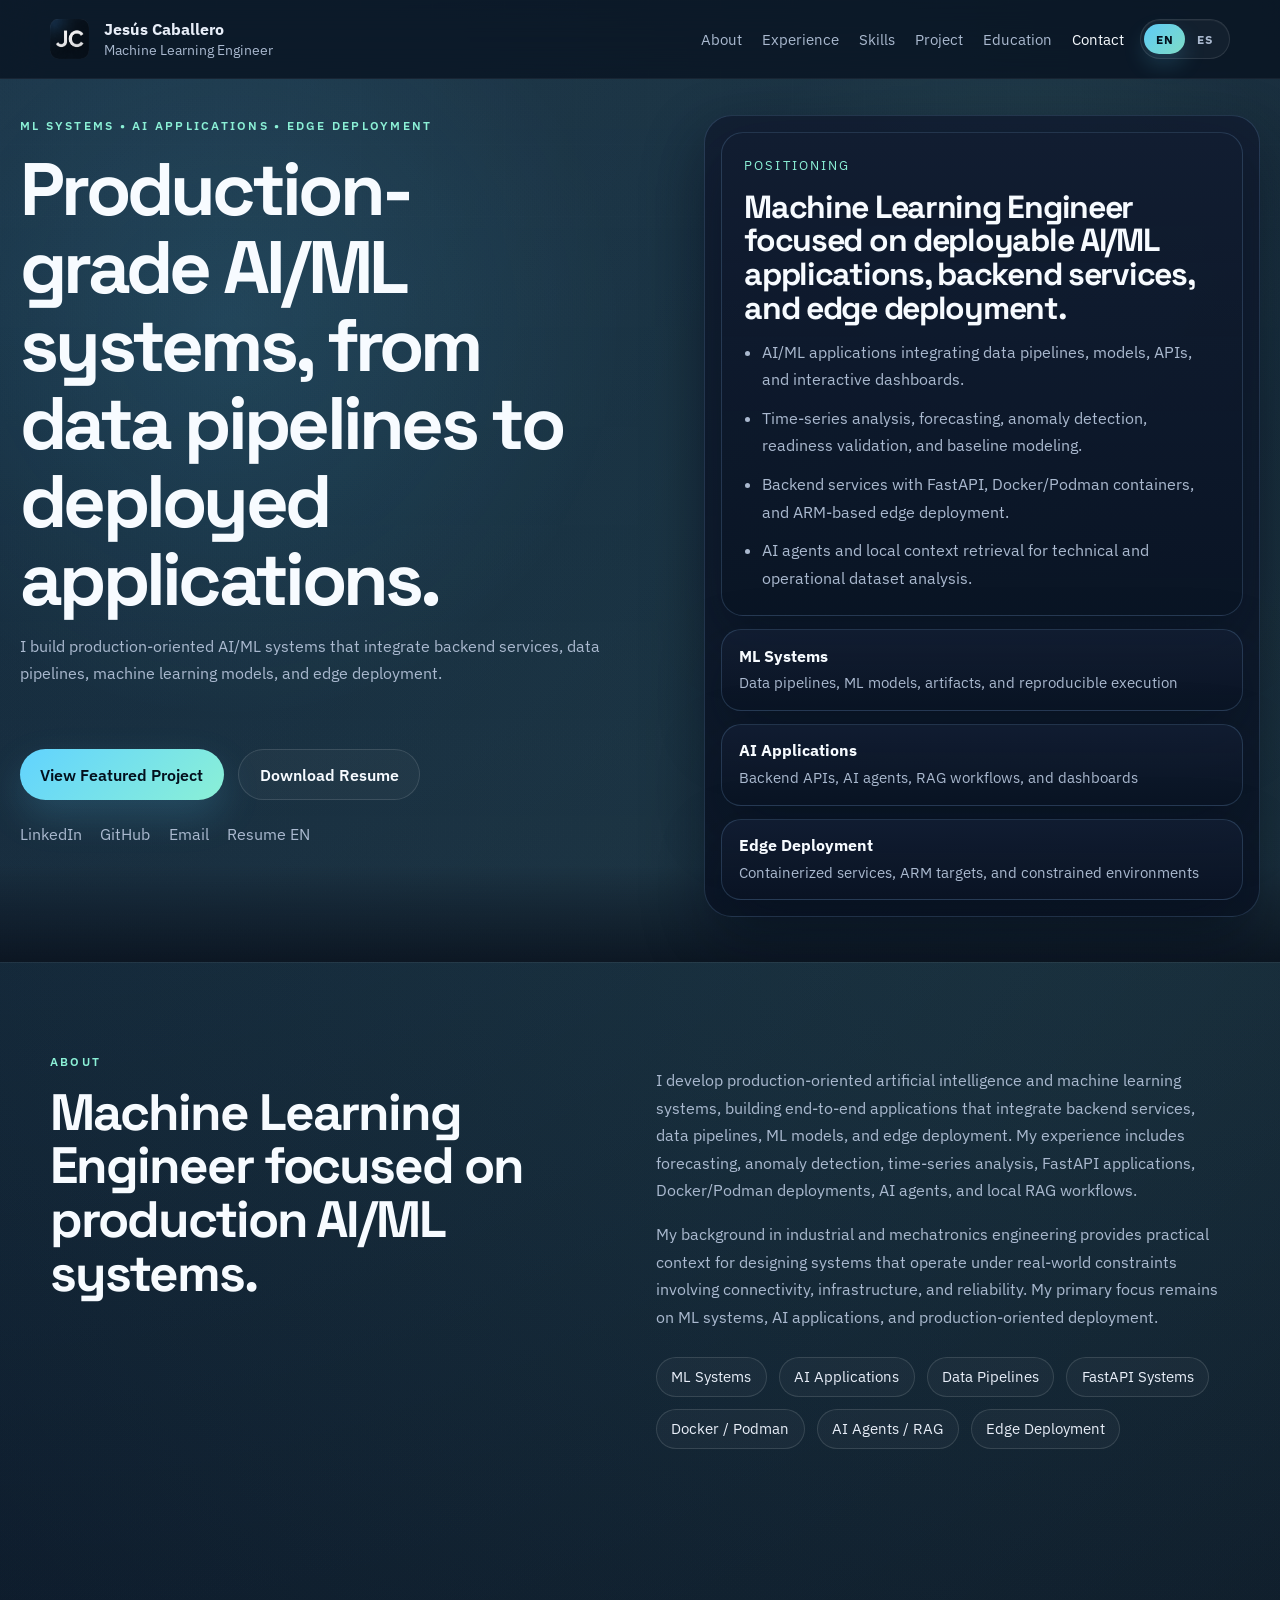
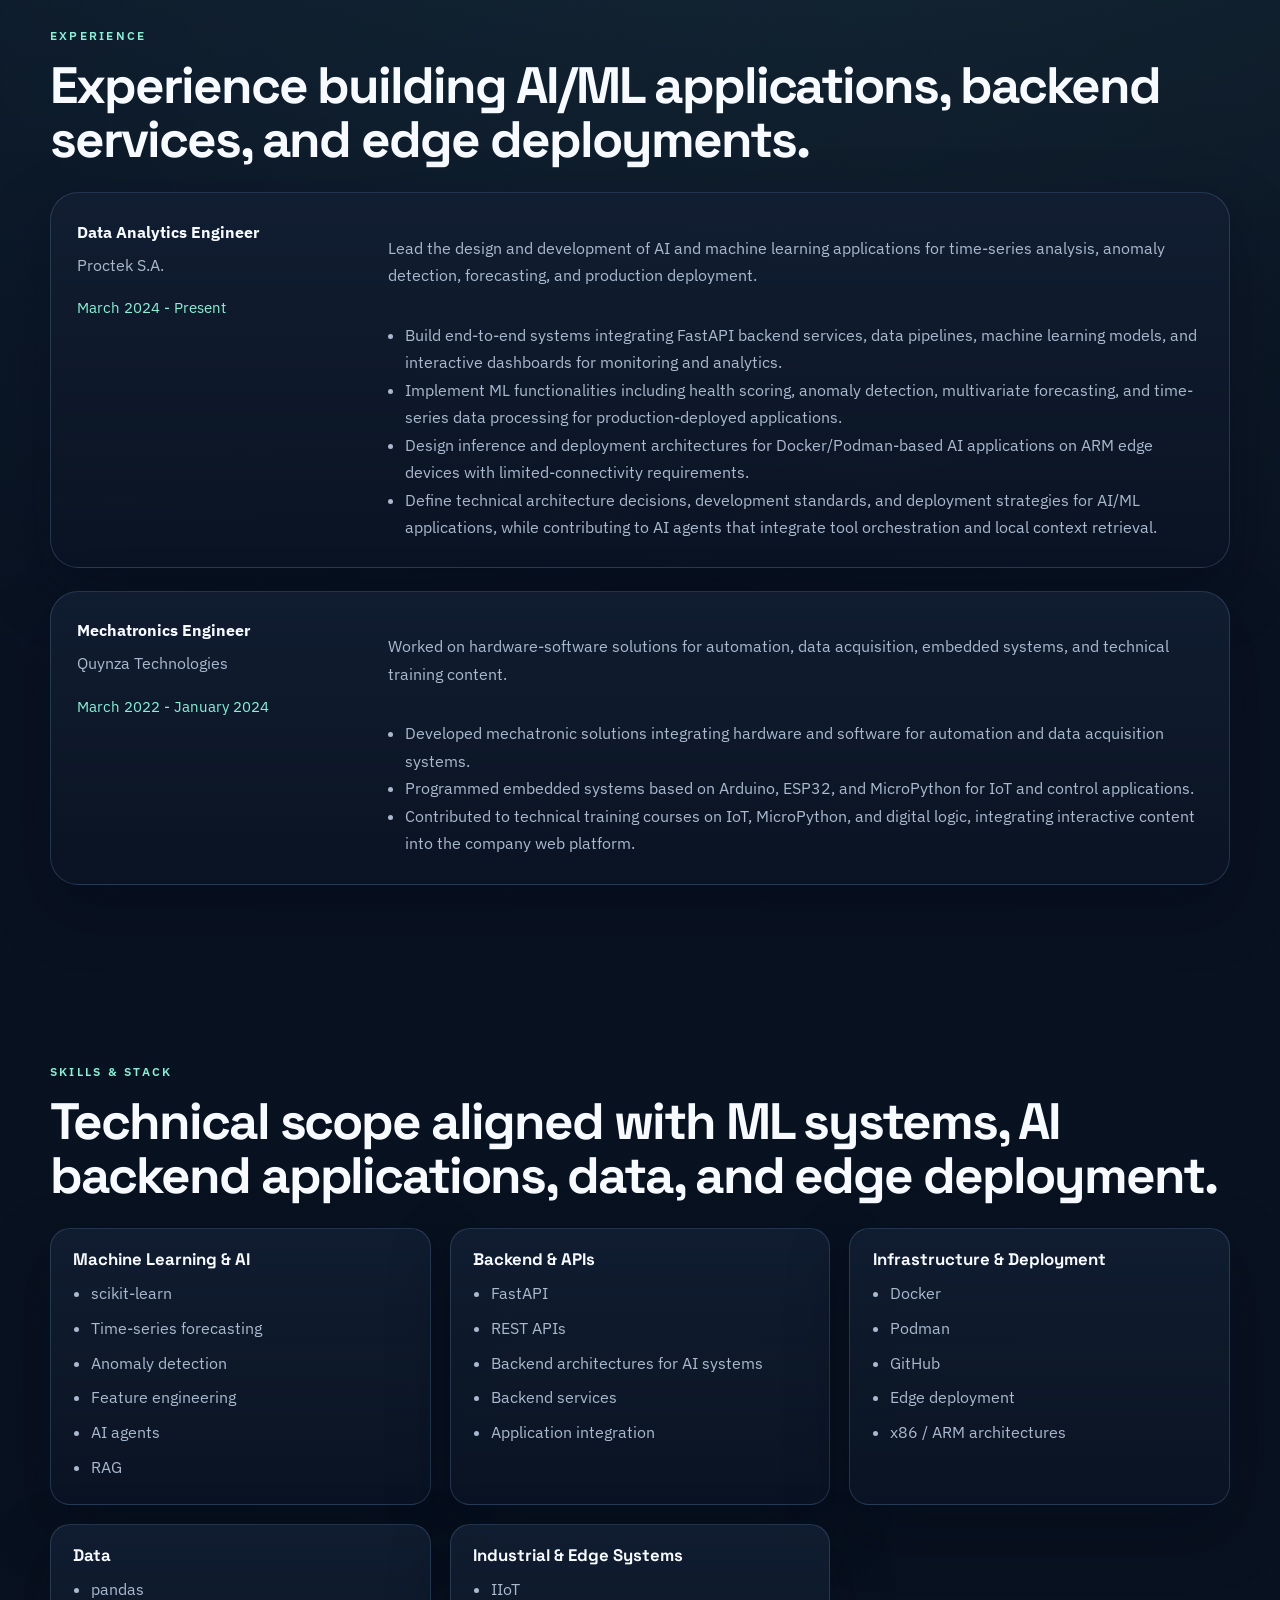
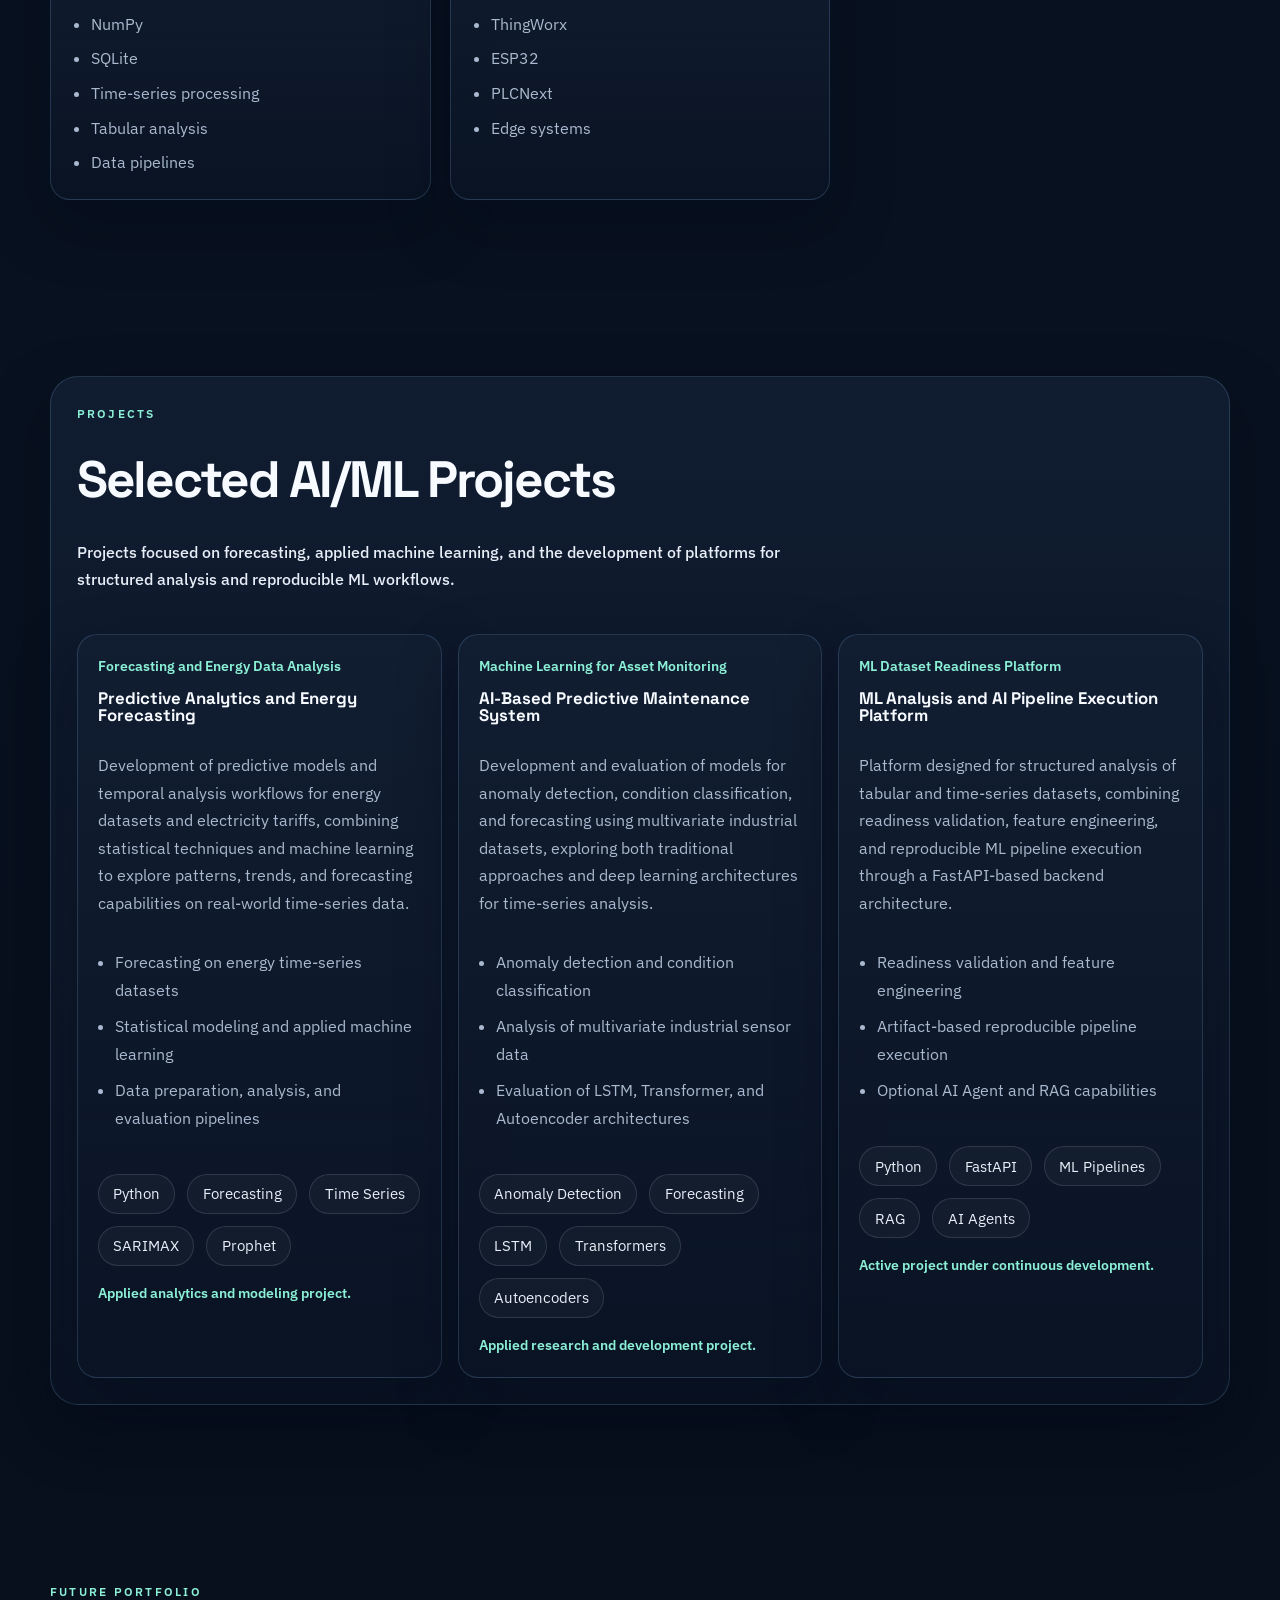
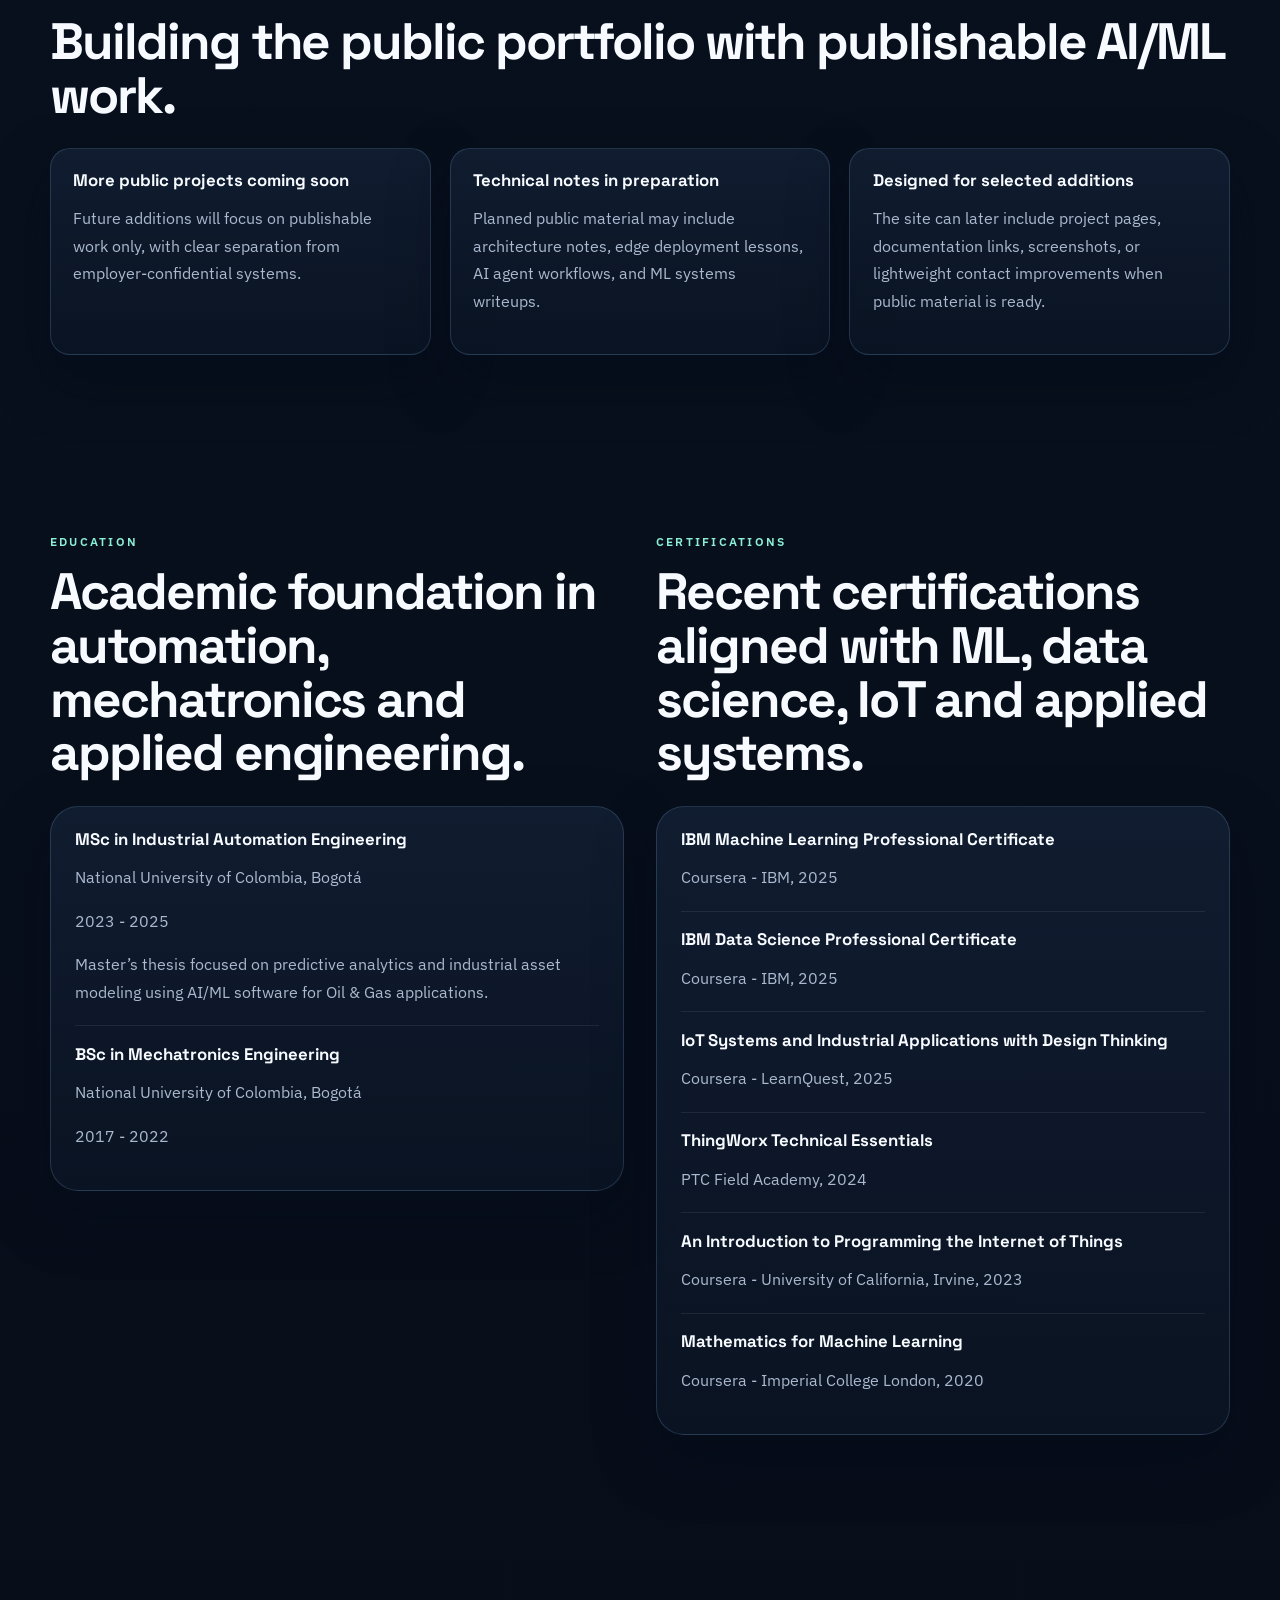
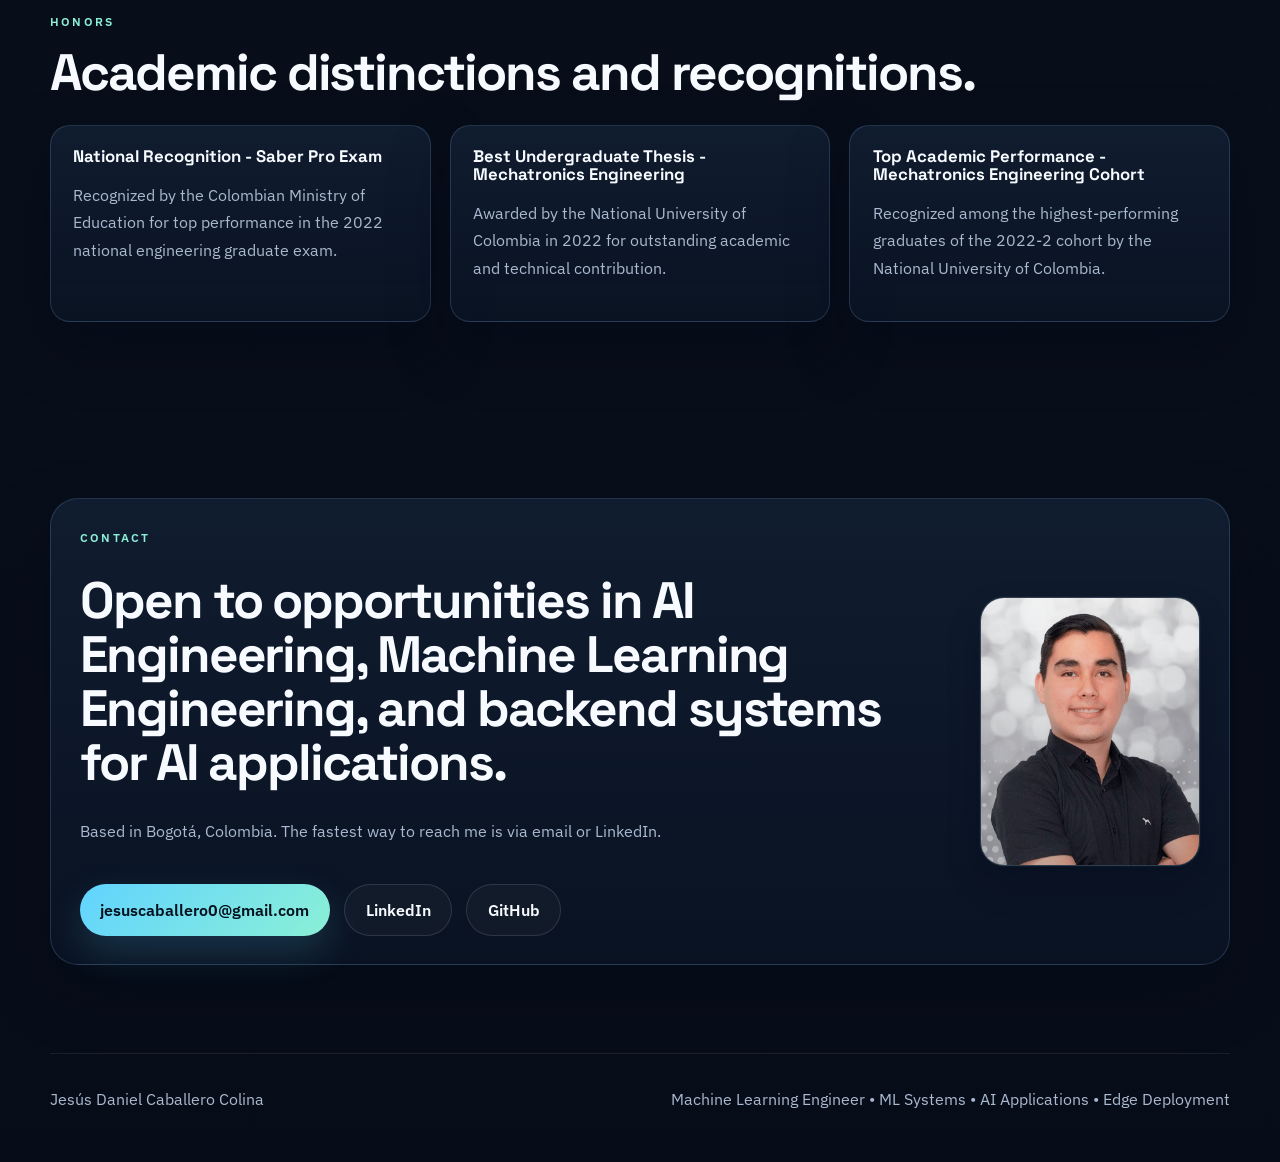
<file: index.html>
<!DOCTYPE html>
<html lang="en">
<head>
  <meta charset="UTF-8">
  <meta name="viewport" content="width=device-width, initial-scale=1.0">
  <title id="page-title">Jesús Caballero | Machine Learning Engineer</title>
  <meta id="meta-description" name="description" content="Machine Learning Engineer focused on production-grade AI/ML systems integrating backend services, data pipelines, ML models, forecasting, anomaly detection, AI agents, RAG, FastAPI, Docker, and edge deployment.">
  <meta id="meta-keywords" name="keywords" content="Machine Learning Engineer, AI Engineer, ML Systems, AI Applications, FastAPI, Docker, Data Pipelines, Time-Series Forecasting, Anomaly Detection, AI Agents, RAG, Edge Deployment">
  <meta name="theme-color" content="#08111f">
  <meta id="meta-og-title" property="og:title" content="Jesús Caballero | Machine Learning Engineer">
  <meta id="meta-og-description" property="og:description" content="Machine Learning Engineer building production-grade AI/ML systems with backend services, data pipelines, ML models, AI agents, and edge deployments.">
  <meta property="og:type" content="website">
  <meta property="og:url" content="https://jdcaballeroco.github.io/">
  <meta property="og:image" content="https://jdcaballeroco.github.io/assets/icons/favicon.ico">
  <meta name="twitter:card" content="summary_large_image">
  <meta id="meta-twitter-title" name="twitter:title" content="Jesús Caballero | Machine Learning Engineer">
  <meta id="meta-twitter-description" name="twitter:description" content="Machine Learning Engineer focused on ML systems, AI applications, backend services, data pipelines, agents, and edge deployments.">
  <link rel="icon" href="./assets/icons/favicon.ico" type="image/x-icon">
  <link rel="preconnect" href="https://fonts.googleapis.com">
  <link rel="preconnect" href="https://fonts.gstatic.com" crossorigin>
  <link href="https://fonts.googleapis.com/css2?family=IBM+Plex+Sans:wght@400;500;600;700&family=Space+Grotesk:wght@500;700&display=swap" rel="stylesheet">
  <link rel="stylesheet" href="./styles.css">
  <script type="application/ld+json">
  {
    "@context": "https://schema.org",
    "@type": "Person",
    "name": "Jesús Daniel Caballero Colina",
    "jobTitle": "Machine Learning Engineer",
    "url": "https://jdcaballeroco.github.io/",
    "email": "mailto:jesuscaballero0@gmail.com",
    "sameAs": [
      "https://www.linkedin.com/in/jdcaballeroco/",
      "https://github.com/jdcaballeroco"
    ],
    "knowsAbout": [
      "Machine Learning Engineering",
      "AI Engineering",
      "ML Systems",
      "AI Applications",
      "FastAPI",
      "Docker",
      "Data Pipelines",
      "Time-Series Forecasting",
      "Anomaly Detection",
      "AI Agents",
      "RAG",
      "Edge Deployment"
    ],
    "alumniOf": [
      {
        "@type": "CollegeOrUniversity",
        "name": "National University of Colombia"
      }
    ]
  }
  </script>
</head>
<body>
  <a class="skip-link" href="#main-content">Skip to content</a>

  <div class="site-shell">
    <header class="site-header">
      <div class="container nav-wrap">
        <a class="brand" href="#top" aria-label="Jesús Caballero home">
          <img src="./assets/imgs/mark.png" alt="Jesús Caballero logo" class="brand-mark">
          <span class="brand-text">
            <strong>Jesús Caballero</strong>
            <span>Machine Learning Engineer</span>
          </span>
        </a>

        <div class="header-controls">
          <nav class="site-nav" id="site-nav" aria-label="Primary">
            <a href="#about">About</a>
            <a href="#experience">Experience</a>
            <a href="#skills">Skills</a>
            <a href="#project">Project</a>
            <a href="#education">Education</a>
            <a href="#contact">Contact</a>
          </nav>

          <div class="language-switcher" role="group" aria-label="Language selector">
            <button class="language-option" type="button" data-language="en" aria-pressed="true">EN</button>
            <button class="language-option" type="button" data-language="es" aria-pressed="false">ES</button>
          </div>
        </div>

        <button class="nav-toggle" type="button" aria-expanded="false" aria-controls="site-nav">
          <span></span>
          <span></span>
          <span></span>
          <span class="sr-only">Toggle navigation</span>
        </button>
      </div>
    </header>

    <main id="main-content">
      <section class="hero section hero--fit" id="top">
        <div class="container hero-grid">
          <div class="hero-copy" data-reveal>
            <p class="eyebrow">ML Systems • AI Applications • Edge Deployment</p>
            <h1>Production-grade AI/ML systems, from data pipelines to deployed applications.</h1>
            <p class="hero-lead">
              I build production-oriented AI/ML systems integrating backend services, data pipelines,
              ML models, forecasting, anomaly detection, AI agents, local RAG workflows, and
              deployments with FastAPI, Docker, and ARM-based edge targets.
            </p>
            <div class="hero-actions">
              <a class="button button-primary" href="#project">View featured project</a>
              <a class="button button-secondary" href="./assets/docs/CV_IA_JesusCaballero_EN.pdf" download
                data-analytics-event="cv_download"
                data-analytics-target="cv_en">Download CV</a>
            </div>
            <ul class="hero-links" aria-label="External links">
              <li><a href="https://www.linkedin.com/in/jdcaballeroco/" target="_blank" rel="noreferrer"
                data-analytics-event="linkedin_click"
                data-analytics-target="linkedin">LinkedIn</a></li>
              <li><a href="https://github.com/jdcaballeroco" target="_blank" rel="noreferrer"
                data-analytics-event="github_click"
                data-analytics-target="github">GitHub</a></li>
              <li><a href="mailto:jesuscaballero0@gmail.com" 
                data-analytics-event="email_click"
                data-analytics-target="email">Email</a></li>
              <li><a href="./assets/docs/CV_IA_JesusCaballero_ES.pdf" download
                data-analytics-event="cv_download"
                data-analytics-target="cv_es">Download CV</a></li>
            </ul>
          </div>

          <aside class="hero-panel" data-reveal>
            <div class="signal-card">
              <p class="signal-label">Positioning</p>
              <h2>Machine Learning Engineer focused on deployed AI/ML applications, backend services, and edge deployment.</h2>
              <ul class="signal-list">
                <li>AI/ML applications that integrate data pipelines, models, APIs, and interactive dashboards.</li>
                <li>Time-series analysis, forecasting, anomaly detection, readiness validation, and baseline modeling.</li>
                <li>FastAPI backend services, Docker/Podman containers, and ARM-based edge deployment.</li>
                <li>AI agents and local context retrieval flows for technical and operational dataset analysis.</li>
              </ul>
            </div>

            <div class="metric-row" aria-label="Key focus areas">
              <article class="metric-card">
                <strong>ML Systems</strong>
                <span>Data pipelines, ML models, artifacts, and reproducible execution</span>
              </article>
              <article class="metric-card">
                <strong>AI Applications</strong>
                <span>Backend APIs, AI agents, RAG workflows, and dashboards</span>
              </article>
              <article class="metric-card">
                <strong>Edge Deployment</strong>
                <span>Dockerized services, ARM targets, constrained environments</span>
              </article>
            </div>
          </aside>
        </div>
      </section>

      <section class="section" id="about">
        <div class="container section-grid">
          <div class="section-heading" data-reveal>
            <p class="eyebrow">About</p>
            <h2>I build AI/ML systems that connect models, backend services, and deployment.</h2>
          </div>
          <div class="section-content" data-reveal>
            <p>
              I’m a Machine Learning Engineer focused on production-grade AI and ML systems. My work spans
              backend services, data pipelines, ML models, forecasting, anomaly detection, time-series analysis,
              FastAPI applications, Docker/Podman deployments, AI agents, and local RAG workflows.
            </p>
            <p>
              My industrial and mechatronics background adds practical context for systems that operate with
              imperfect data, limited connectivity, edge hardware, and reliability constraints. The core focus
              remains ML systems, AI applications, and production-oriented deployment.
            </p>
            <div class="pill-row" aria-label="Core domains">
              <span>ML Systems</span>
              <span>AI Applications</span>
              <span>Data Pipelines</span>
              <span>FastAPI Systems</span>
              <span>Docker / Podman</span>
              <span>AI Agents / RAG</span>
              <span>Edge Deployment</span>
            </div>
          </div>
        </div>
      </section>

      <section class="section" id="experience">
        <div class="container">
          <div class="section-heading" data-reveal>
            <p class="eyebrow">Experience</p>
            <h2>Experience building AI/ML applications, backend services, and edge deployments.</h2>
          </div>

          <div class="timeline">
            <article class="timeline-card" data-reveal>
              <div class="timeline-meta">
                <p class="timeline-role">Data Analytics Engineer</p>
                <p class="timeline-company">Proctek S.A.</p>
                <p class="timeline-date">March 2024 - Present</p>
              </div>
              <div class="timeline-body">
                <p>
                  Lead the design and development of AI and machine learning applications for time-series
                  analysis, anomaly detection, forecasting, and production deployment.
                </p>
                <ul>
                  <li>Build end-to-end systems integrating FastAPI backend services, data pipelines, machine learning models, and interactive dashboards for monitoring and analytics.</li>
                  <li>Implement ML functionalities including health scoring, anomaly detection, multivariate forecasting, and time-series data processing for production-deployed applications.</li>
                  <li>Design inference and deployment architectures for Docker/Podman-based AI applications on ARM edge devices with limited-connectivity requirements.</li>
                  <li>Contribute to AI agents for technical and operational dataset analysis, integrating tool orchestration and local context retrieval capabilities.</li>
                </ul>
              </div>
            </article>

            <article class="timeline-card" data-reveal>
              <div class="timeline-meta">
                <p class="timeline-role">Mechatronics Engineer</p>
                <p class="timeline-company">Quynza Technologies</p>
                <p class="timeline-date">March 2022 - January 2024</p>
              </div>
              <div class="timeline-body">
                <p>
                  Worked on hardware-software solutions for automation, data acquisition, embedded systems,
                  and technical training content.
                </p>
                <ul>
                  <li>Developed mechatronic solutions integrating hardware and software for automation and data acquisition systems.</li>
                  <li>Programmed embedded systems based on Arduino, ESP32, and MicroPython for IoT and control applications.</li>
                  <li>Contributed to technical training courses on IoT, MicroPython, and digital logic, integrating interactive content into the company web platform.</li>
                </ul>
              </div>
            </article>
          </div>
        </div>
      </section>

      <section class="section" id="skills">
        <div class="container">
          <div class="section-heading" data-reveal>
            <p class="eyebrow">Skills &amp; Stack</p>
            <h2>Technical range aligned with ML systems, backend AI, data, and edge deployment.</h2>
          </div>

          <div class="skill-grid">
            <article class="skill-card" data-reveal>
              <h3>Machine Learning &amp; AI</h3>
              <ul>
                <li>scikit-learn</li>
                <li>Time-series forecasting</li>
                <li>Anomaly detection</li>
                <li>Feature engineering</li>
                <li>AI agents</li>
                <li>RAG</li>
              </ul>
            </article>

            <article class="skill-card" data-reveal>
              <h3>Backend &amp; APIs</h3>
              <ul>
                <li>FastAPI</li>
                <li>REST APIs</li>
                <li>Backend architecture for AI systems</li>
                <li>Python services</li>
                <li>Interactive dashboards</li>
              </ul>
            </article>

            <article class="skill-card" data-reveal>
              <h3>Infrastructure &amp; Deployment</h3>
              <ul>
                <li>Docker</li>
                <li>Podman</li>
                <li>GitHub</li>
                <li>Edge deployment</li>
                <li>x86 / ARM architectures</li>
              </ul>
            </article>

            <article class="skill-card" data-reveal>
              <h3>Data</h3>
              <ul>
                <li>pandas</li>
                <li>NumPy</li>
                <li>SQLite</li>
                <li>Time-series processing</li>
                <li>Tabular data analysis</li>
                <li>Data pipelines</li>
              </ul>
            </article>

            <article class="skill-card" data-reveal>
              <h3>Industrial &amp; Edge Systems</h3>
              <ul>
                <li>IIoT</li>
                <li>ThingWorx</li>
                <li>ESP32</li>
                <li>PLCNext</li>
                <li>ARM edge devices</li>
              </ul>
            </article>
          </div>
        </div>
      </section>

      <section class="section" id="project">
        <div class="container">
          <div class="project-card" data-reveal>
            <div class="project-copy">
              <p class="eyebrow">Projects</p>
              <h2>Selected AI/ML projects</h2>
              <p class="project-summary">
                Initial project structure aligned with the current CV. Final public copy will be refined manually.
              </p>
            </div>

            <div class="project-grid">
              <article class="project-item">
                <div class="project-item-copy">
                  <p class="project-kicker">Time-series forecasting project</p>
                  <h3>Predictive Analytics and Energy Forecasting</h3>
                  <p>Temporary summary based on the CV: predictive models and time-series analysis workflows for energy market and electricity pricing datasets.</p>
                </div>
                <ul class="project-facets">
                  <li>Forecasting and temporal pattern analysis</li>
                  <li>Python preprocessing and modeling pipelines</li>
                  <li>Statistical and machine learning techniques</li>
                </ul>
                <div class="pill-row">
                  <span>Python</span>
                  <span>Time series</span>
                  <span>Forecasting</span>
                  <span>Feature engineering</span>
                </div>
                <p class="project-status">Portfolio copy pending.</p>
              </article>

              <article class="project-item">
                <div class="project-item-copy">
                  <p class="project-kicker">Industrial time-series ML project</p>
                  <h3>AI-Based Predictive Maintenance System</h3>
                  <p>Temporary summary based on the CV: anomaly detection, condition classification, and forecasting models for high-frequency multivariate operational data.</p>
                </div>
                <ul class="project-facets">
                  <li>Anomaly detection and forecasting</li>
                  <li>Condition classification workflows</li>
                  <li>Industrial sensor data preprocessing</li>
                </ul>
                <div class="pill-row">
                  <span>Anomaly detection</span>
                  <span>Forecasting</span>
                  <span>Time-series ML</span>
                  <span>Feature engineering</span>
                </div>
                <p class="project-status">Portfolio copy pending.</p>
              </article>

              <article class="project-item">
                <div class="project-item-copy">
                  <p class="project-kicker">ML Dataset Readiness Platform</p>
                  <h3>ML Analysis and AI Pipeline Execution Platform</h3>
                  <p>Temporary summary based on the CV: structured analysis of tabular and time-series datasets with readiness validation, feature engineering, and reproducible baseline modeling.</p>
                </div>
                <ul class="project-facets">
                  <li>FastAPI backend for reproducible ML pipeline execution</li>
                  <li>Artifact-based processing</li>
                  <li>Optional LLM/RAG capabilities</li>
                </ul>
                <div class="pill-row">
                  <span>Python</span>
                  <span>FastAPI</span>
                  <span>Readiness validation</span>
                  <span>Baseline modeling</span>
                  <span>LLM / RAG</span>
                </div>
                <p class="project-status">Portfolio copy pending.</p>
              </article>
            </div>
          </div>
        </div>
      </section>

      <section class="section" id="future">
        <div class="container">
          <div class="section-heading" data-reveal>
            <p class="eyebrow">Future Portfolio</p>
            <h2>Building the public portfolio with publishable AI/ML work.</h2>
          </div>

          <div class="future-grid">
            <article class="future-card" data-reveal>
              <h3>More public projects coming soon</h3>
              <p>
                Future additions will focus on publishable work only, with clear separation from employer-confidential systems.
              </p>
            </article>
            <article class="future-card" data-reveal>
              <h3>Technical notes in preparation</h3>
              <p>
                Planned public material may include architecture notes, edge deployment lessons, AI agent workflows, and ML systems writeups.
              </p>
            </article>
            <article class="future-card" data-reveal>
              <h3>Designed for selected additions</h3>
              <p>
                The site can later include project pages, documentation links, screenshots, or lightweight contact improvements when public material is ready.
              </p>
            </article>
          </div>
        </div>
      </section>

      <section class="section" id="education">
        <div class="container two-column">
          <div data-reveal>
            <div class="section-heading">
              <p class="eyebrow">Education</p>
              <h2>Academic foundation in automation, mechatronics, and applied engineering.</h2>
            </div>

            <div class="info-card">
              <article class="info-item">
                <h3>MSc in Industrial Automation Engineering</h3>
                <p>National University of Colombia, Bogota</p>
                <p>2023 - 2025</p>
              </article>
              <article class="info-item">
                <h3>BSc in Mechatronics Engineering</h3>
                <p>National University of Colombia, Bogota</p>
                <p>2017 - 2022</p>
              </article>
            </div>
          </div>

          <div data-reveal>
            <div class="section-heading">
              <p class="eyebrow">Certifications</p>
              <h2>Recent certifications aligned with ML, data science, IoT, and applied systems.</h2>
            </div>

            <div class="info-card">
              <article class="info-item">
                <h3>IBM Machine Learning Professional Certificate</h3>
                <p>Coursera - IBM, 2025</p>
              </article>
              <article class="info-item">
                <h3>IBM Data Science Professional Certificate</h3>
                <p>Coursera - IBM, 2025</p>
              </article>
              <article class="info-item">
                <h3>IoT Systems and Industrial Applications with Design Thinking</h3>
                <p>Coursera - LearnQuest, 2025</p>
              </article>
              <article class="info-item">
                <h3>ThingWorx Technical Essentials</h3>
                <p>PTC Field Academy, 2024</p>
              </article>
              <article class="info-item">
                <h3>An Introduction to Programming the Internet of Things</h3>
                <p>Coursera - University of California, Irvine, 2023</p>
              </article>
              <article class="info-item">
                <h3>Mathematics for Machine Learning</h3>
                <p>Coursera - Imperial College London, 2020</p>
              </article>
            </div>
          </div>
        </div>
      </section>

      <section class="section" id="honors">
        <div class="container">
          <div class="section-heading" data-reveal>
            <p class="eyebrow">Honors</p>
            <h2>Academic distinctions and recognitions.</h2>
          </div>
          <div class="honor-list" data-reveal>
            <article class="honor-card">
              <h3>National Recognition - Saber Pro Exam</h3>
              <p>Recognized by the Colombian Ministry of Education for top performance in the 2022 national engineering graduate exam.</p>
            </article>
            <article class="honor-card">
              <h3>Best Undergraduate Thesis - Mechatronics Engineering</h3>
              <p>Awarded by the National University of Colombia in 2022 for outstanding academic and technical contribution.</p>
            </article>
            <article class="honor-card">
              <h3>Top Academic Performance - Mechatronics Engineering Cohort</h3>
              <p>Recognized among the highest-performing graduates of the 2022-2 cohort by the National University of Colombia.</p>
            </article>
          </div>
        </div>
      </section>

      <section class="section" id="contact">
        <div class="container contact-card" data-reveal>
          <div class="contact-copy">
            <p class="eyebrow">Contact</p>
            <h2>Open to AI/ML engineering opportunities, technical conversations, and collaboration.</h2>
            <p>
              Based in Bogota, Colombia. The fastest way to reach me is by email or LinkedIn.
            </p>
            <div class="contact-actions">
              <a class="button button-primary" href="mailto:jesuscaballero0@gmail.com">jesuscaballero0@gmail.com</a>
              <a class="button button-secondary" href="https://www.linkedin.com/in/jdcaballeroco/" target="_blank" rel="noreferrer">LinkedIn</a>
              <a class="button button-secondary" href="https://github.com/jdcaballeroco" target="_blank" rel="noreferrer">GitHub</a>
            </div>
          </div>
          <figure class="contact-portrait">
            <img src="./assets/imgs/foto_personal.png" alt="Jesús Caballero portrait">
          </figure>
        </div>
      </section>
    </main>

    <footer class="site-footer">
      <div class="container footer-wrap">
        <p>Jesús Daniel Caballero Colina</p>
        <p>Machine Learning Engineer • ML Systems • AI Applications • Edge Deployment</p>
      </div>
    </footer>
  </div>

  <script src="./content/translations.js"></script>
  <script src="./script.js"></script>
  <script src="./analytics.js"></script>
</body>
</html>
</file>
<file: styles.css>
:root {
  --bg: #08111f;
  --surface-border: rgba(147, 197, 253, 0.18);
  --text: #e8eef8;
  --muted: #aab9cf;
  --heading: #f7fbff;
  --accent: #61d3ff;
  --accent-strong: #8bf0d6;
  --accent-shadow: rgba(97, 211, 255, 0.18);
  --focus: #9ae6ff;
  --max-width: 1180px;
  --radius-lg: 28px;
  --radius-md: 20px;
  --shadow: 0 24px 60px rgba(2, 8, 23, 0.35);
  --header-offset: 88px;
}

*,
*::before,
*::after {
  box-sizing: border-box;
}

html {
  scroll-behavior: smooth;
}

#top,
#about,
#experience,
#skills,
#project,
#education,
#honors,
#contact {
  scroll-margin-top: var(--header-offset);
}

body {
  margin: 0;
  font-family: "IBM Plex Sans", "Segoe UI", sans-serif;
  background:
    radial-gradient(circle at top left, rgba(97, 211, 255, 0.16), transparent 30%),
    radial-gradient(circle at 90% 10%, rgba(139, 240, 214, 0.1), transparent 22%),
    linear-gradient(180deg, #0a1323 0%, #08111f 48%, #070d18 100%);
  color: var(--text);
  min-height: 100vh;
}

body::before {
  content: "";
  position: fixed;
  inset: 0;
  background-image:
    linear-gradient(rgba(255, 255, 255, 0.02) 1px, transparent 1px),
    linear-gradient(90deg, rgba(255, 255, 255, 0.02) 1px, transparent 1px);
  background-size: 72px 72px;
  mask-image: linear-gradient(180deg, rgba(0, 0, 0, 0.45), transparent 85%);
  pointer-events: none;
}

a {
  color: inherit;
}

.skip-link,
.sr-only {
  position: absolute;
  width: 1px;
  height: 1px;
  padding: 0;
  margin: -1px;
  overflow: hidden;
  clip: rect(0, 0, 0, 0);
  white-space: nowrap;
  border: 0;
}

.skip-link:focus {
  width: auto;
  height: auto;
  clip: auto;
  margin: 1rem;
  padding: 0.75rem 1rem;
  background: var(--heading);
  color: #03101d;
  border-radius: 999px;
  z-index: 100;
}

.container {
  width: min(var(--max-width), calc(100% - 2rem));
  margin: 0 auto;
}

.section {
  padding: 5.5rem 0;
}

.eyebrow {
  margin: 0 0 0.8rem;
  color: var(--accent-strong);
  text-transform: uppercase;
  letter-spacing: 0.18em;
  font-size: 0.78rem;
  font-weight: 600;
}

h1,
h2,
h3 {
  color: var(--heading);
  font-family: "Space Grotesk", "IBM Plex Sans", sans-serif;
  line-height: 1.05;
  margin: 0;
}

h1 {
  font-size: clamp(2.8rem, 7vw, 5.8rem);
  letter-spacing: -0.05em;
}

h2 {
  font-size: clamp(2rem, 4vw, 3.4rem);
  letter-spacing: -0.04em;
}

h3 {
  font-size: 1.05rem;
}

p,
li {
  color: var(--muted);
  line-height: 1.72;
  font-size: 1rem;
}

ul {
  padding-left: 1.1rem;
  margin: 0;
}

.site-header {
  position: sticky;
  top: 0;
  z-index: 20;
  backdrop-filter: blur(20px);
  background: rgba(8, 17, 31, 0.72);
  border-bottom: 1px solid rgba(255, 255, 255, 0.05);
}

.nav-wrap {
  position: relative;
  display: flex;
  align-items: center;
  justify-content: space-between;
  min-height: 78px;
  gap: 1.5rem;
}

.brand {
  display: inline-flex;
  align-items: center;
  gap: 0.9rem;
  text-decoration: none;
}

.brand-mark {
  height: 40px;
  width: auto;
  max-width: 72px;
  display: block;
  object-fit: contain;
  object-position: center;
  flex: 0 0 auto;
}

.brand-text {
  display: grid;
  gap: 0.1rem;
}

.brand-text strong {
  font-size: 0.98rem;
}

.brand-text span {
  color: var(--muted);
  font-size: 0.85rem;
}

.site-nav {
  display: flex;
  align-items: center;
  gap: 1.25rem;
}

.header-controls {
  display: flex;
  align-items: center;
  gap: 1rem;
  margin-left: auto;
}

.site-nav a {
  text-decoration: none;
  color: var(--muted);
  font-size: 0.95rem;
}

.site-nav a:hover,
.site-nav a.is-active {
  color: var(--heading);
}

.language-switcher {
  display: inline-flex;
  align-items: center;
  padding: 0.22rem;
  border-radius: 999px;
  border: 1px solid rgba(255, 255, 255, 0.1);
  background: rgba(255, 255, 255, 0.035);
  box-shadow: inset 0 1px 0 rgba(255, 255, 255, 0.04);
}

.language-option {
  min-width: 2.5rem;
  border: 0;
  background: transparent;
  color: var(--muted);
  border-radius: 999px;
  padding: 0.45rem 0.72rem;
  font: inherit;
  font-size: 0.78rem;
  font-weight: 700;
  letter-spacing: 0.08em;
  text-transform: uppercase;
  cursor: pointer;
  transition: background-color 180ms ease, color 180ms ease, box-shadow 180ms ease;
}

.language-option.is-active,
.language-option[aria-pressed="true"] {
  color: #03101d;
  background: linear-gradient(135deg, rgba(97, 211, 255, 0.96), rgba(139, 240, 214, 0.9));
  box-shadow: 0 10px 22px rgba(97, 211, 255, 0.18);
}

.nav-toggle {
  display: none;
  background: transparent;
  border: 0;
  padding: 0;
}

.nav-toggle span {
  display: block;
  width: 1.5rem;
  height: 2px;
  background: var(--heading);
  margin: 0.28rem 0;
}

.hero {
  position: relative;
  display: flex;
  padding: clamp(1.5rem, 3vh, 2.5rem) 0 clamp(2.25rem, 5vh, 4rem);
  border-bottom: 1px solid rgba(255, 255, 255, 0.06);
  overflow: clip;
}

.hero.hero--fit {
  align-items: center;
  min-height: calc(100vh - var(--header-height, 78px));
  min-height: calc(100svh - var(--header-height, 78px));
}

.hero.hero--fit .hero-grid {
  align-items: center;
}

.hero.hero--auto {
  align-items: flex-start;
  min-height: auto;
  padding-top: clamp(2rem, 4vh, 3rem);
  padding-bottom: clamp(2.4rem, 5vh, 4rem);
}

.hero.hero--auto .hero-grid {
  align-items: start;
}

.hero::before {
  content: "";
  position: absolute;
  inset: 0;
  background:
    radial-gradient(circle at 18% 28%, rgba(97, 211, 255, 0.11), transparent 32%),
    radial-gradient(circle at 80% 22%, rgba(139, 240, 214, 0.08), transparent 24%),
    linear-gradient(180deg, rgba(255, 255, 255, 0.015), transparent 45%, rgba(255, 255, 255, 0.02));
  pointer-events: none;
}

.hero::after {
  content: "";
  position: absolute;
  inset: auto 0 0;
  height: 6rem;
  background: linear-gradient(180deg, transparent, rgba(7, 13, 24, 0.72));
  pointer-events: none;
}

.hero .container {
  position: relative;
  z-index: 1;
  width: min(1240px, calc(100% - 2rem));
}

.hero-grid {
  display: grid;
  grid-template-columns: minmax(0, 1.08fr) minmax(320px, 0.92fr);
  gap: clamp(1.25rem, 2.4vw, 2rem);
  align-items: center;
}

.hero-copy {
  display: grid;
  align-content: center;
  gap: 0.9rem;
  max-width: 39rem;
}

.hero-copy .eyebrow {
  margin-bottom: 0;
}

.hero h1 {
  font-size: clamp(2.6rem, 5.8vw, 5rem);
  max-width: 12ch;
}

.hero-lead {
  margin-top: 0;
  max-width: 38rem;
  font-size: clamp(1rem, 1.2vw, 1.08rem);
  line-height: 1.68;
}

.hero-actions,
.contact-actions {
  display: flex;
  flex-wrap: wrap;
  gap: 0.9rem;
  margin-top: 2rem;
}

.button {
  display: inline-flex;
  align-items: center;
  justify-content: center;
  gap: 0.4rem;
  padding: 0.92rem 1.28rem;
  border-radius: 999px;
  text-decoration: none;
  font-weight: 600;
  transition: transform 180ms ease, box-shadow 180ms ease, border-color 180ms ease;
}

.button:hover {
  transform: translateY(-1px);
}

.button-primary {
  color: #03101d;
  background: linear-gradient(135deg, var(--accent), var(--accent-strong));
  box-shadow: 0 16px 38px var(--accent-shadow);
}

.button-secondary {
  color: var(--heading);
  background: rgba(255, 255, 255, 0.03);
  border: 1px solid rgba(255, 255, 255, 0.12);
}

.hero-links {
  list-style: none;
  padding: 0;
  display: flex;
  flex-wrap: wrap;
  gap: 0.7rem 1.15rem;
  margin-top: 0.4rem;
  font-size: 0.96rem;
}

.hero-links a {
  color: var(--muted);
  text-decoration: none;
}

.hero-links a:hover {
  color: var(--heading);
}

.hero-panel,
.signal-card,
.metric-card,
.timeline-card,
.skill-card,
.project-card,
.project-item,
.future-card,
.info-card,
.honor-card,
.contact-card {
  background: linear-gradient(180deg, rgba(18, 30, 50, 0.9), rgba(10, 20, 36, 0.85));
  border: 1px solid var(--surface-border);
  box-shadow: var(--shadow);
}

.hero-panel {
  border-radius: var(--radius-lg);
  padding: 1rem;
}

.signal-card {
  padding: 1.4rem;
  border-radius: 22px;
}

.signal-label,
.stack-title {
  font-size: 0.82rem;
  text-transform: uppercase;
  letter-spacing: 0.16em;
  color: var(--accent-strong);
  margin: 0 0 0.8rem;
}

.signal-card h2 {
  font-size: clamp(1.4rem, 2.5vw, 2rem);
  margin-bottom: 0.85rem;
}

.signal-list {
  display: grid;
  gap: 0.7rem;
}

.metric-row {
  display: grid;
  gap: 0.85rem;
  margin-top: 0.85rem;
}

.metric-card {
  border-radius: var(--radius-md);
  padding: 0.95rem 1.05rem;
}

.metric-card strong {
  display: block;
  margin-bottom: 0.35rem;
  color: var(--heading);
}

.metric-card span {
  color: var(--muted);
  line-height: 1.55;
  font-size: 0.94rem;
}

.section-grid,
.two-column {
  display: grid;
  grid-template-columns: repeat(2, minmax(0, 1fr));
  gap: 2rem;
}

.section-heading {
  margin-bottom: 1.6rem;
}

.section-content p + p {
  margin-top: 1rem;
}

.pill-row {
  display: flex;
  flex-wrap: wrap;
  gap: 0.75rem;
  margin-top: 1.6rem;
}

.pill-row span {
  display: inline-flex;
  align-items: center;
  min-height: 2.5rem;
  padding: 0.5rem 0.9rem;
  border-radius: 999px;
  border: 1px solid rgba(255, 255, 255, 0.12);
  background: rgba(255, 255, 255, 0.03);
  color: var(--text);
  font-size: 0.92rem;
}

.timeline {
  display: grid;
  gap: 1.4rem;
}

.timeline-card {
  display: grid;
  grid-template-columns: minmax(180px, 0.35fr) minmax(0, 1fr);
  gap: 1.6rem;
  border-radius: var(--radius-lg);
  padding: 1.6rem;
}

.timeline-role,
.timeline-company,
.timeline-date {
  margin: 0;
}

.timeline-role {
  font-weight: 700;
  color: var(--heading);
}

.timeline-company {
  margin-top: 0.35rem;
}

.timeline-date {
  margin-top: 1rem;
  color: var(--accent-strong);
  font-size: 0.92rem;
}

.timeline-body {
  display: grid;
  gap: 1rem;
}

.skill-grid,
.future-grid,
.honor-list {
  display: grid;
  grid-template-columns: repeat(3, minmax(0, 1fr));
  gap: 1.2rem;
}

.skill-card,
.future-card,
.honor-card {
  border-radius: var(--radius-md);
  padding: 1.4rem;
}

.skill-card h3,
.future-card h3,
.honor-card h3,
.info-item h3 {
  margin-bottom: 0.7rem;
}

.skill-card ul {
  display: grid;
  gap: 0.45rem;
}

.project-card {
  display: grid;
  gap: 1.5rem;
  border-radius: var(--radius-lg);
  padding: 1.6rem;
}

.project-card--legacy {
  grid-template-columns: minmax(0, 1.2fr) minmax(280px, 0.8fr);
}

.project-copy {
  display: grid;
  gap: 1rem;
}

.project-summary {
  max-width: 44rem;
  color: var(--text);
  font-weight: 500;
}

.project-grid {
  display: grid;
  grid-template-columns: repeat(3, minmax(0, 1fr));
  gap: 1rem;
}

.project-item {
  display: grid;
  align-content: start;
  gap: 1rem;
  border-radius: var(--radius-md);
  padding: 1.25rem;
}

.project-item-copy {
  display: grid;
  gap: 0.7rem;
}

.project-kicker,
.project-status {
  margin: 0;
  color: var(--accent-strong);
  font-size: 0.86rem;
  font-weight: 600;
}

.project-detail-grid {
  display: grid;
  grid-template-columns: repeat(3, minmax(0, 1fr));
  gap: 0.95rem;
}

.project-detail {
  border-radius: var(--radius-md);
  border: 1px solid rgba(255, 255, 255, 0.08);
  background: rgba(255, 255, 255, 0.025);
  padding: 1rem 1.05rem;
}

.project-detail h3 {
  margin-bottom: 0.55rem;
}

.project-side {
  display: grid;
  gap: 1rem;
}

.project-facets {
  display: grid;
  gap: 0.55rem;
}

.stack-card,
.placeholder-card {
  border-radius: var(--radius-md);
  border: 1px solid rgba(255, 255, 255, 0.08);
  background: rgba(255, 255, 255, 0.03);
  padding: 1.2rem;
}

.info-card {
  border-radius: var(--radius-lg);
  padding: 1.5rem;
}

.info-card .info-item + .info-item {
  margin-top: 1.2rem;
  padding-top: 1.2rem;
  border-top: 1px solid rgba(255, 255, 255, 0.08);
}

.contact-card {
  border-radius: var(--radius-lg);
  padding: 1.8rem;
  display: grid;
  grid-template-columns: minmax(0, 1fr) minmax(180px, 240px);
  gap: 1.6rem 2rem;
  align-items: center;
}

.contact-copy {
  display: grid;
  gap: 0.8rem;
}

.contact-copy .contact-actions {
  margin-top: 0.6rem;
}

.contact-portrait {
  position: relative;
  margin: 0;
  width: 100%;
  max-width: 220px;
  justify-self: end;
  aspect-ratio: 4 / 4.9;
  overflow: hidden;
  border-radius: 24px;
  border: 1px solid rgba(255, 255, 255, 0.1);
  background:
    linear-gradient(180deg, rgba(97, 211, 255, 0.06), rgba(139, 240, 214, 0.03)),
    rgba(255, 255, 255, 0.03);
  box-shadow:
    0 18px 34px rgba(2, 8, 23, 0.24),
    0 0 0 1px rgba(97, 211, 255, 0.04);
}

.contact-portrait::after {
  content: "";
  position: absolute;
  inset: 0;
  background:
    linear-gradient(180deg, rgba(8, 17, 31, 0.03), rgba(8, 17, 31, 0.18)),
    radial-gradient(circle at 50% 14%, transparent 0, rgba(8, 17, 31, 0.08) 75%);
  pointer-events: none;
}

.contact-portrait img {
  width: 100%;
  height: 100%;
  display: block;
  object-fit: cover;
  object-position: center top;
}

.site-footer {
  padding: 0 0 2rem;
}

.footer-wrap {
  display: flex;
  flex-wrap: wrap;
  gap: 0.5rem 1.5rem;
  justify-content: space-between;
  padding-top: 1rem;
  border-top: 1px solid rgba(255, 255, 255, 0.08);
}

[data-reveal] {
  opacity: 0;
  transform: translateY(24px);
  transition: opacity 500ms ease, transform 500ms ease;
}

[data-reveal].is-visible {
  opacity: 1;
  transform: none;
}

a:focus-visible,
button:focus-visible {
  outline: 3px solid var(--focus);
  outline-offset: 4px;
}

@media (max-width: 980px) {
  .hero-grid,
  .section-grid,
  .two-column,
  .project-card,
  .project-grid,
  .project-card--legacy,
  .project-detail-grid,
  .contact-card,
  .timeline-card,
  .skill-grid,
  .future-grid,
  .honor-list {
    grid-template-columns: 1fr;
  }

  .header-controls {
    gap: 0.75rem;
  }

  .site-nav {
    position: absolute;
    top: calc(100% + 0.5rem);
    right: 1rem;
    left: 1rem;
    display: none;
    flex-direction: column;
    align-items: flex-start;
    gap: 0.9rem;
    padding: 1rem;
    border-radius: var(--radius-md);
    background: rgba(10, 20, 36, 0.96);
    border: 1px solid rgba(255, 255, 255, 0.08);
    box-shadow: var(--shadow);
  }

  .site-nav.is-open {
    display: flex;
  }

  .nav-toggle {
    display: block;
  }

  .language-option {
    min-width: 2.35rem;
    padding: 0.42rem 0.62rem;
  }

  .hero {
    min-height: auto;
    padding: 2rem 0 3rem;
  }

  .hero-copy {
    max-width: none;
  }

  .hero h1 {
    max-width: 11.5ch;
  }

  .contact-portrait {
    max-width: 200px;
    justify-self: start;
  }

}

@media (max-width: 720px) {
  .nav-wrap {
    gap: 0.8rem;
  }

  .header-controls {
    gap: 0.65rem;
  }

  .language-switcher {
    padding: 0.18rem;
  }

  .language-option {
    min-width: 2.2rem;
    padding: 0.38rem 0.55rem;
    font-size: 0.74rem;
  }

  .brand-mark {
    height: 34px;
    max-width: 64px;
  }

  .section {
    padding: 4.4rem 0;
  }

  .hero {
    padding: 1.4rem 0 2.6rem;
  }

  .button,
  .hero-links {
    width: 100%;
  }

  .hero-panel {
    padding: 0.85rem;
  }

  .signal-card {
    padding: 1.15rem;
  }

  .contact-portrait {
    max-width: 180px;
    justify-self: center;
  }

  .hero-actions,
  .contact-actions {
    flex-direction: column;
    align-items: stretch;
  }

  .hero-links {
    display: grid;
    gap: 0.85rem;
  }

  .hero h1 {
    max-width: none;
  }
}

@media (prefers-reduced-motion: reduce) {
  html {
    scroll-behavior: auto;
  }

  *,
  *::before,
  *::after {
    animation-duration: 0.01ms !important;
    animation-iteration-count: 1 !important;
    transition-duration: 0.01ms !important;
  }

  [data-reveal] {
    opacity: 1;
    transform: none;
  }
}
</file>
